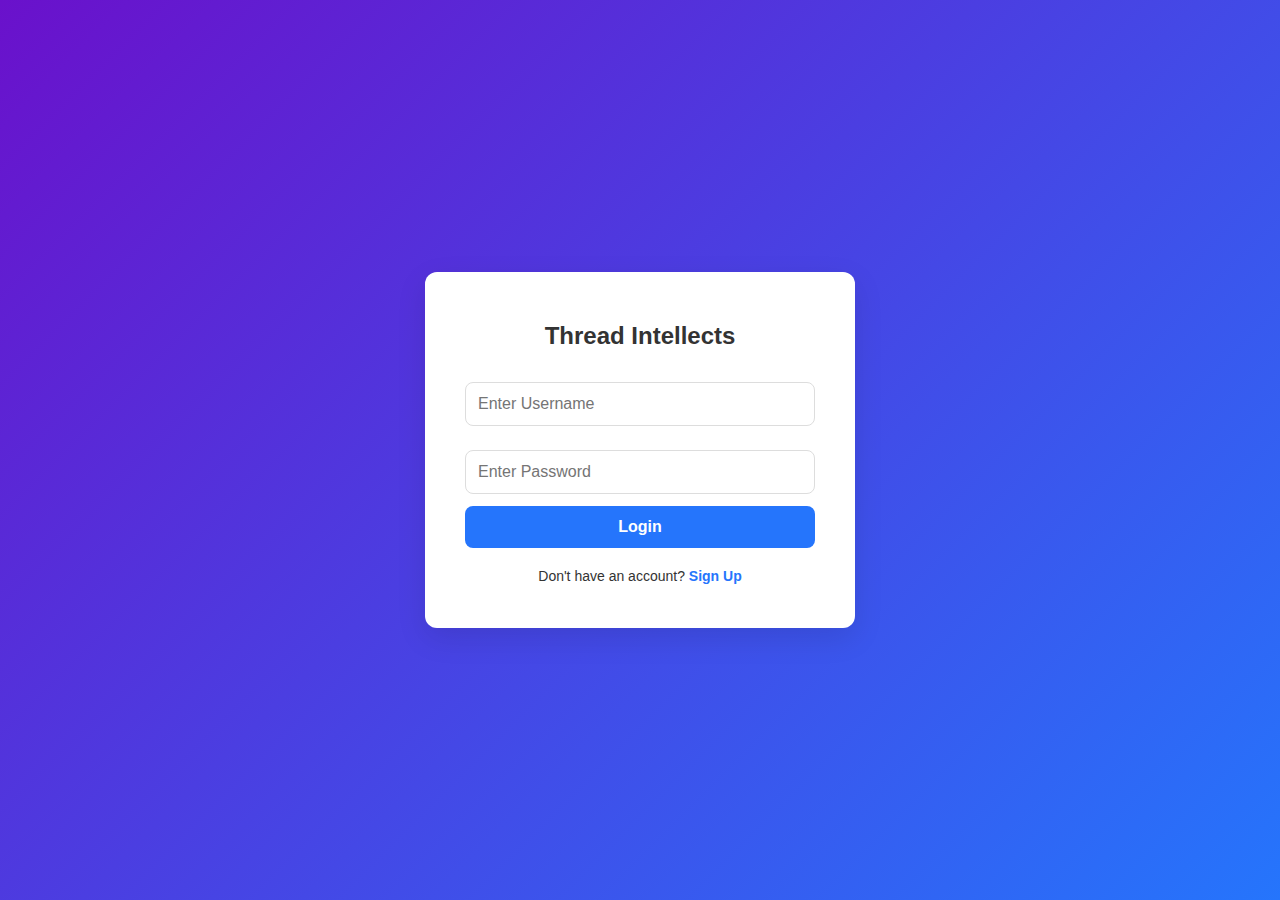
<file: index.html>
<!DOCTYPE html>
<html lang="en">
<head>
    <meta charset="UTF-8">
    <meta name="viewport" content="width=device-width, initial-scale=1.0">
    <title>Login/Sign Up - Threads Ittelcet</title>
    <link rel="stylesheet" href="style.css">
</head>
<body>
    <div class="auth-container">
        <h2 id="auth-title">Thread Intellects</h2>
        <form id="authForm">
            <input type="text" id="username" placeholder="Enter Username" required>
            <input type="password" id="password" placeholder="Enter Password" required>
            <button type="submit">Login</button>
            <p id="message"></p>
        </form>
        <p id="toggleLink">Don't have an account? <a href="#" id="toggleAuth">Sign Up</a></p>
    </div>
    <script src="script.js"></script>
</body>
</html>
</file>
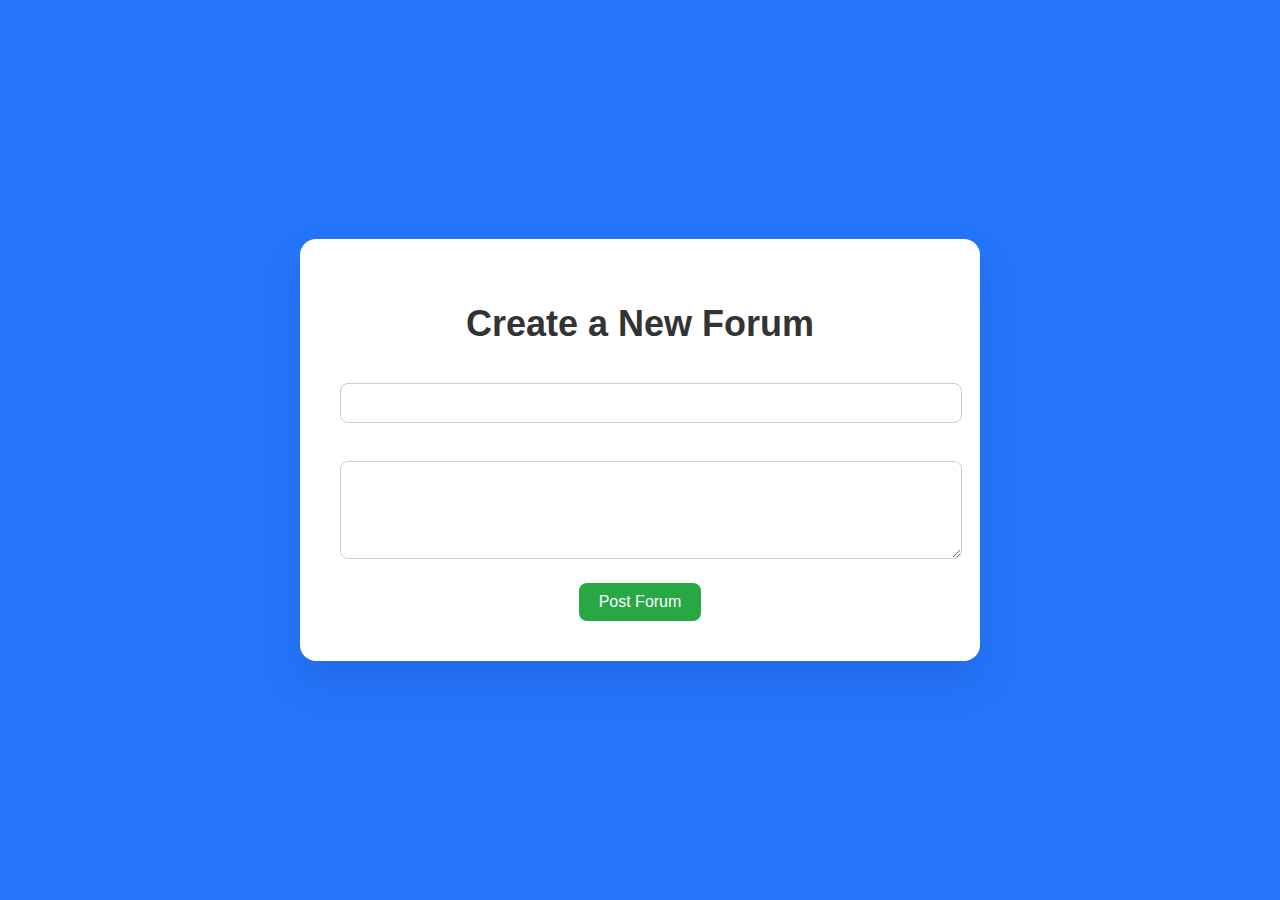
<file: forum_creation.html>
<!DOCTYPE html>
<html lang="en">
<head>
    <meta charset="UTF-8">
    <meta name="viewport" content="width=device-width, initial-scale=1.0">
    <title>Create Forum</title>
    <link rel="stylesheet" href="stylecreation.css">
</head>
<body>
    <div class="container">
        <h1>Create a New Forum</h1>
        <form id="forumForm">
            <div class="input-group">
                <label for="title">Forum Title:</label>
                <input type="text" id="title" name="title" required>
                <span id="titleError" class="error"></span>
            </div>

            <div class="input-group">
                <label for="body">Forum Body:</label>
                <textarea id="body" name="body" rows="4" required></textarea>
                <span id="bodyError" class="error"></span>
            </div>

            <button type="submit" id="postButton">Post Forum</button>
        </form>

        <div id="successMessage" class="success" style="display: none;">Forum successfully created!</div>
    </div>

    <script src="scriptcreation.js"></script>
</body>
</html>
</file>
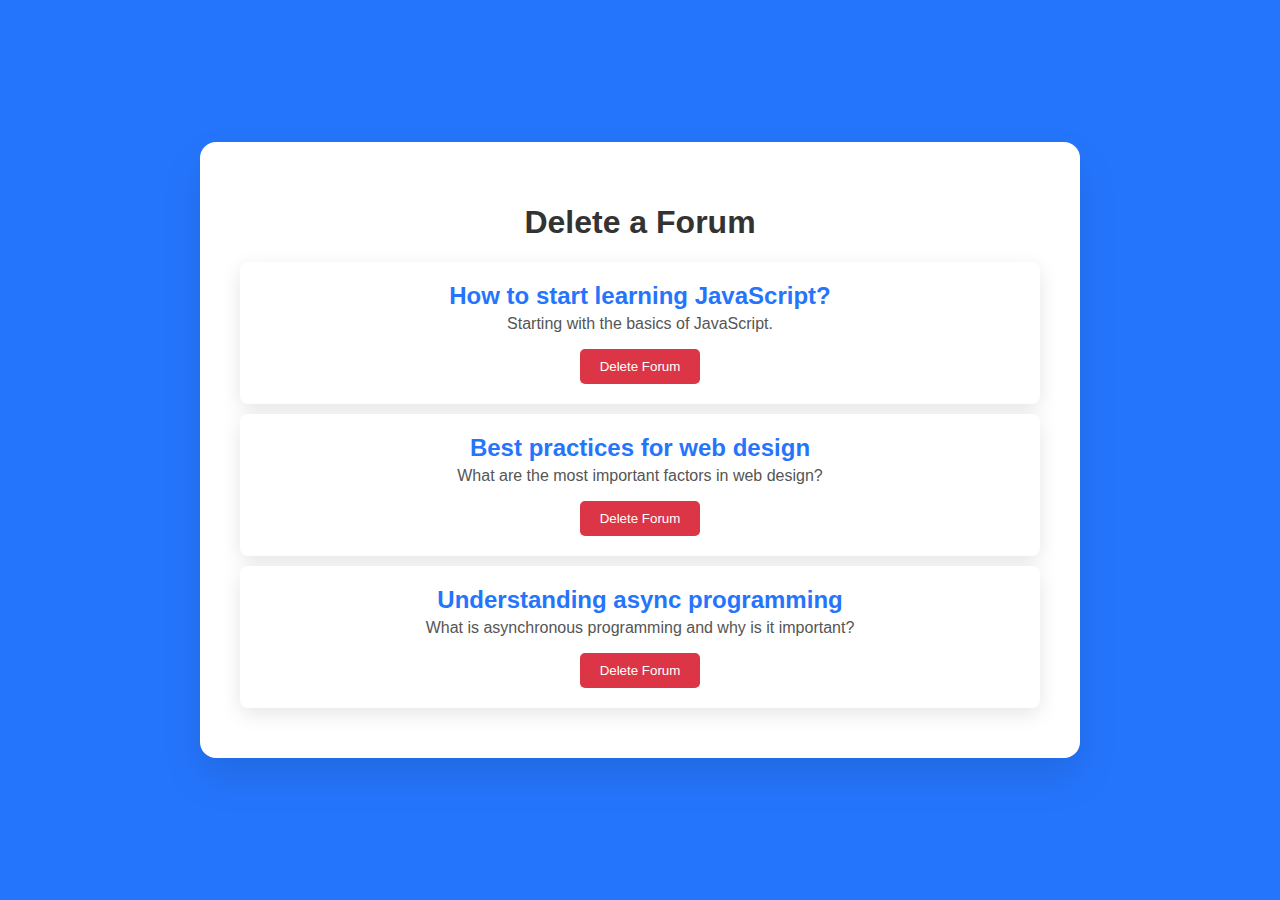
<file: forum_deletion.html>
<!DOCTYPE html>
<html lang="en">
<head>
    <meta charset="UTF-8">
    <meta name="viewport" content="width=device-width, initial-scale=1.0">
    <title>Forum Deletion</title>
    <link rel="stylesheet" href="styledelete.css">
</head>
<body>
    <div class="container">
        <h1>Delete a Forum</h1>
        <div id="forumList" class="forum-list">
            <!-- Forums will be dynamically added here -->
        </div>
    </div>

    <script src="scriptdelete.js"></script>
</body>
</html>
</file>
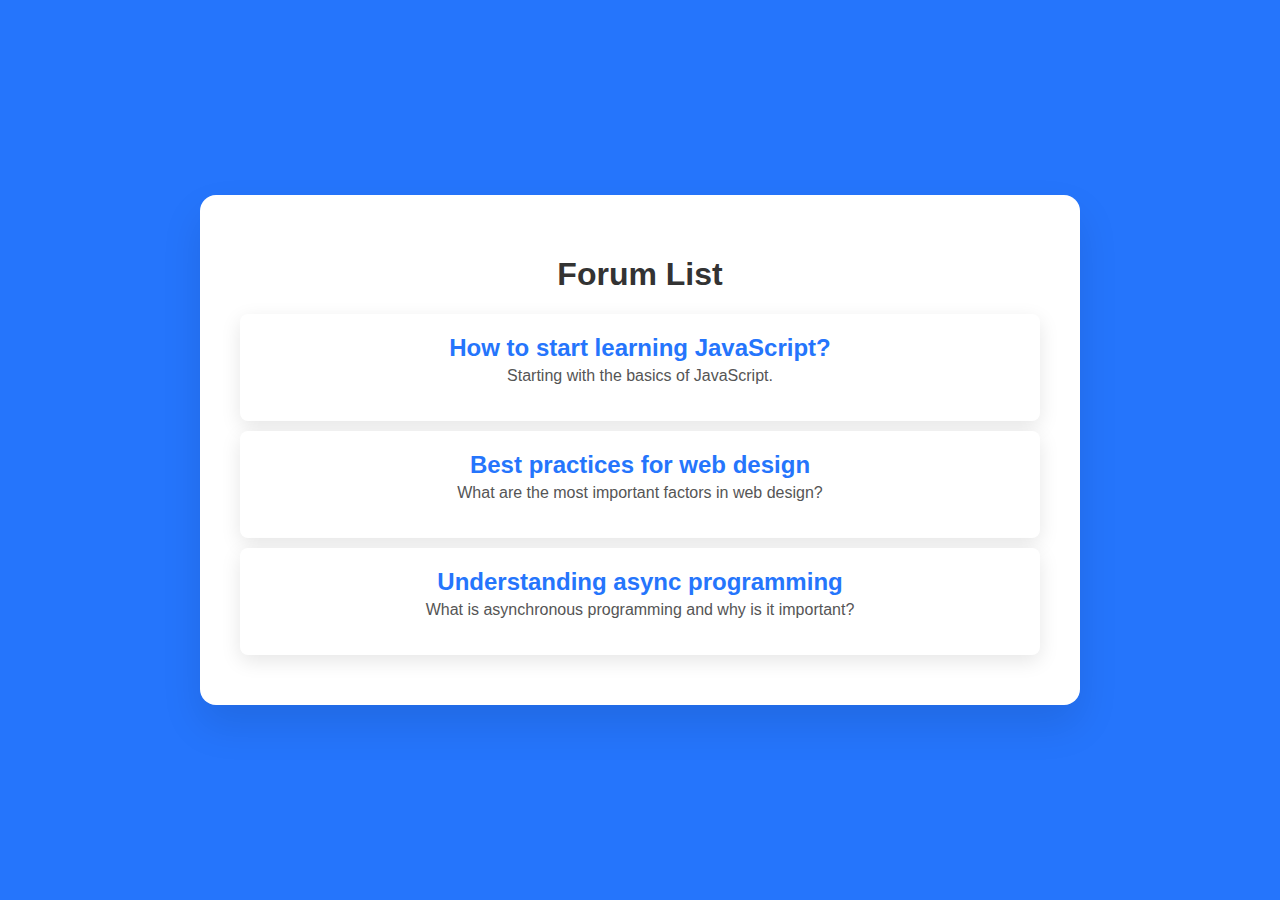
<file: forum_viewing.html>
<!DOCTYPE html>
<html lang="en">
<head>
    <meta charset="UTF-8">
    <meta name="viewport" content="width=device-width, initial-scale=1.0">
    <title>Forum Viewing</title>
    <link rel="stylesheet" href="styleview.css">
</head>
<body>
    <div class="container">
        <h1>Forum List</h1>
        <div id="forumList" class="forum-list">
            <!-- Forums will be dynamically added here -->
        </div>
    </div>

    <script src="scriptview.js"></script>
</body>
</html>
</file>
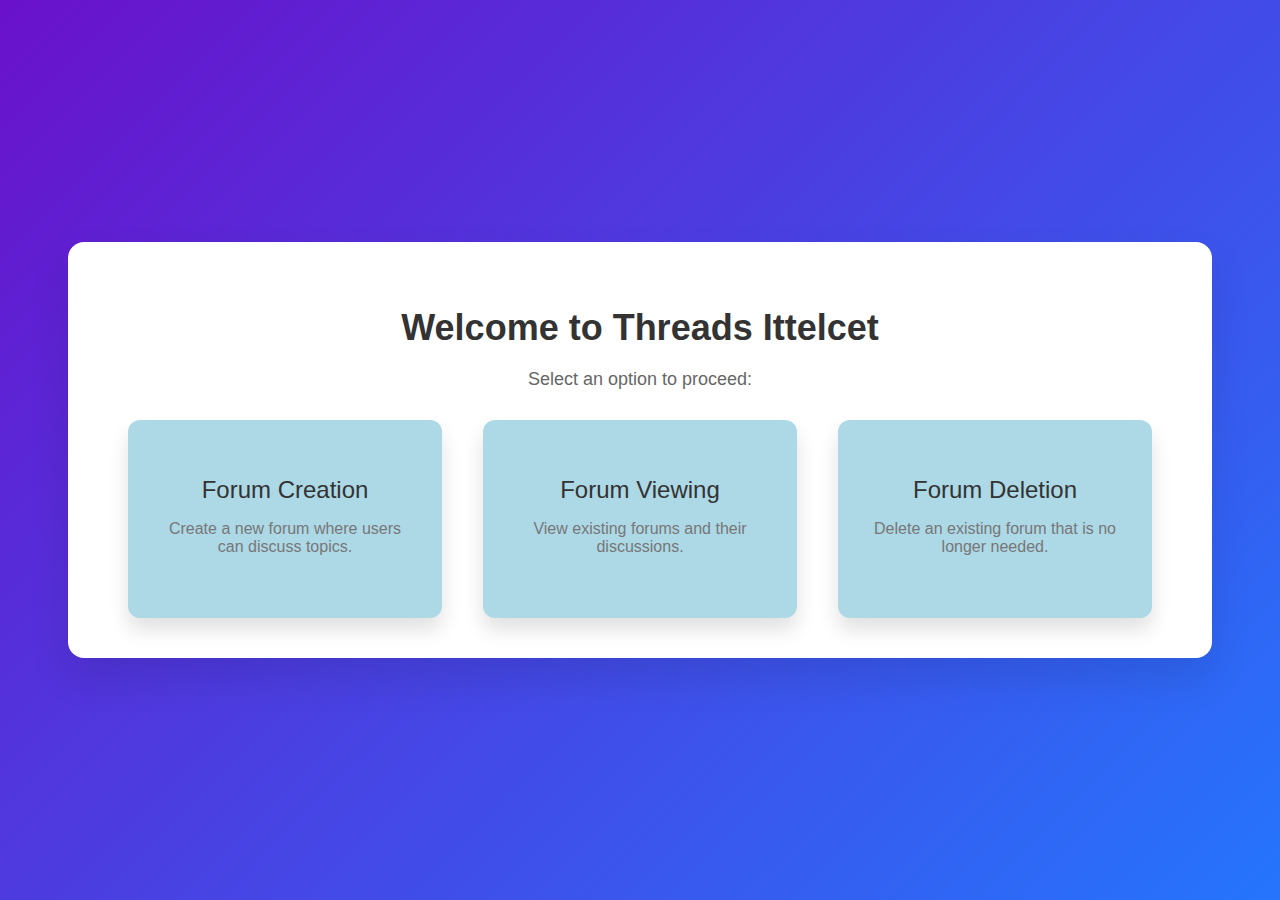
<file: main.html>
<!DOCTYPE html>
<html lang="en">
<head>
    <meta charset="UTF-8">
    <meta name="viewport" content="width=device-width, initial-scale=1.0">
    <title>Welcome to Threads Ittelcet</title>
    <link rel="stylesheet" href="style1.css">
</head>
<body>
    <div class="main-container">
        <h1>Welcome to Threads Ittelcet</h1>
        <p>Select an option to proceed:</p>

        <div class="card-container">
            <div class="card" id="forum-creation">
                <h3>Forum Creation</h3>
                <p>Create a new forum where users can discuss topics.</p>
            </div>

            <div class="card" id="forum-viewing">
                <h3>Forum Viewing</h3>
                <p>View existing forums and their discussions.</p>
            </div>

            <div class="card" id="forum-deletion">
                <h3>Forum Deletion</h3>
                <p>Delete an existing forum that is no longer needed.</p>
            </div>
        </div>
    </div>

    <script src="script1.js"></script>
</body>
</html>
</file>
<file: style.css>
/* style.css */
body {
    font-family: 'Arial', sans-serif;
    background: linear-gradient(135deg, #6a11cb 0%, #2575fc 100%);
    display: flex;
    justify-content: center;
    align-items: center;
    height: 100vh;
    margin: 0;
}

.auth-container {
    background: #fff;
    padding: 30px 40px;
    border-radius: 12px;
    box-shadow: 0 10px 30px rgba(0, 0, 0, 0.1);
    width: 350px;
    text-align: center;
    transition: all 0.3s ease-in-out;
}

.auth-container:hover {
    transform: translateY(-10px);
}

h2 {
    color: #333;
    margin-bottom: 20px;
    font-size: 24px;
    font-weight: bold;
}

input {
    width: 100%;
    padding: 12px;
    margin: 12px 0;
    border: 1px solid #ddd;
    border-radius: 8px;
    box-sizing: border-box;
    font-size: 16px;
    transition: all 0.3s ease-in-out;
}

input:focus {
    border-color: #2575fc;
    outline: none;
}

button {
    width: 100%;
    padding: 12px;
    background-color: #2575fc;
    color: white;
    border: none;
    border-radius: 8px;
    cursor: pointer;
    font-size: 16px;
    font-weight: bold;
    transition: all 0.3s ease-in-out;
}

button:hover {
    background-color: #6a11cb;
}

#message {
    margin-top: 10px;
    font-size: 14px;
    font-weight: bold;
}

a {
    color: #2575fc;
    text-decoration: none;
    font-weight: bold;
}

a:hover {
    text-decoration: underline;
}

#toggleLink {
    margin-top: 20px;
    font-size: 14px;
    color: #333;
}
</file>
<file: stylecreation.css>
/* Styling for the body */
body {
    font-family: 'Arial', sans-serif;
    background-color: #2575fc;
    color: #fff;
    margin: 0;
    padding: 0;
    display: flex;
    justify-content: center;
    align-items: center;
    height: 100vh;
    text-align: center;
}

/* Main Container */
.container {
    background-color: #fff;
    padding: 40px;
    border-radius: 16px;
    box-shadow: 0 20px 40px rgba(0, 0, 0, 0.1);
    width: 100%;
    max-width: 600px;
}

/* Heading */
h1 {
    font-size: 36px;
    color: #333;
    margin-bottom: 20px;
}

/* Input group styling */
.input-group {
    margin-bottom: 20px;
    text-align: left;
}

/* Input field styles */
input[type="text"], textarea {
    width: 100%;
    padding: 10px;
    font-size: 16px;
    border: 1px solid #ccc;
    border-radius: 8px;
}

/* Error message */
.error {
    color: red;
    font-size: 14px;
}

/* Success message */
.success {
    color: green;
    font-size: 16px;
    font-weight: bold;
    margin-top: 20px;
}

/* Post button */
button {
    background-color: #28a745;
    color: white;
    padding: 10px 20px;
    border: none;
    border-radius: 8px;
    cursor: pointer;
    font-size: 16px;
    transition: background-color 0.3s;
}

button:hover {
    background-color: #218838;
}

/* Responsive design */
@media (max-width: 768px) {
    .container {
        width: 90%;
    }
}
</file>
<file: styledelete.css>
/* Basic styling for body */
body {
    font-family: 'Arial', sans-serif;
    background-color: #2575fc;
    color: white;
    margin: 0;
    padding: 0;
    display: flex;
    justify-content: center;
    align-items: center;
    height: 100vh;
    text-align: center;
}

/* Main container */
.container {
    background-color: #fff;
    padding: 40px;
    border-radius: 16px;
    box-shadow: 0 20px 40px rgba(0, 0, 0, 0.1);
    width: 100%;
    max-width: 800px;
    color: #333;
}

/* Forum List */
.forum-list {
    margin-top: 20px;
}

/* Individual Forum Card */
.forum-card {
    background-color: #fff;
    padding: 20px;
    margin: 10px 0;
    border-radius: 8px;
    box-shadow: 0 6px 20px rgba(0, 0, 0, 0.1);
    cursor: pointer;
    transition: transform 0.3s;
}

/* Hover effect */
.forum-card:hover {
    transform: translateY(-5px);
}

/* Title of the forum */
.forum-card h3 {
    margin: 0;
    font-size: 24px;
    color: #2575fc;
}

/* Headline or short description */
.forum-card p {
    font-size: 16px;
    color: #555;
    margin-top: 5px;
}

/* Delete button */
.delete-button {
    background-color: #dc3545;
    color: white;
    padding: 10px 20px;
    border: none;
    border-radius: 5px;
    cursor: pointer;
    transition: background-color 0.3s;
}

/* Hover effect for delete button */
.delete-button:hover {
    background-color: #c82333;
}

/* Responsive Design */
@media (max-width: 768px) {
    .container {
        width: 90%;
    }
}
</file>
<file: styleview.css>
/* Body Styling */
/* 2-inch padding on top */
/* Basic styling for body */
body {
    font-family: 'Arial', sans-serif;
    background-color: #2575fc;
    color: white;
    margin: 0;
    padding: 0;
    display: flex;
    justify-content: center;
    align-items: center;
    height: 100vh;
    text-align: center;
}

/* Main container */
.container {
    background-color: #fff;
    padding: 40px;
    border-radius: 16px;
    box-shadow: 0 20px 40px rgba(0, 0, 0, 0.1);
    width: 100%;
    max-width: 800px;
    color: #333;
}

/* Forum List */
.forum-list {
    margin-top: 20px;
}

/* Individual Forum Card */
.forum-card {
    background-color: #fff;
    padding: 20px;
    margin: 10px 0;
    border-radius: 8px;
    box-shadow: 0 6px 20px rgba(0, 0, 0, 0.1);
    cursor: pointer;
    transition: transform 0.3s;
}

/* Hover effect */
.forum-card:hover {
    transform: translateY(-5px);
}

/* Title of the forum */
.forum-card h3 {
    margin: 0;
    font-size: 24px;
    color: #2575fc;
}

/* Headline or short description */
.forum-card p {
    font-size: 16px;
    color: #555;
    margin-top: 5px;
}

/* Forum body content */
.forum-body {
    display: none;
    margin-top: 10px;
    font-size: 18px;
    color: #333;
}

/* Responsive Design */
@media (max-width: 768px) {
    .container {
        width: 90%;
    }
}
</file>
<file: style1.css>
/* General Body Styling */
body {
    font-family: 'Arial', sans-serif;
    background: linear-gradient(135deg, #6a11cb 0%, #2575fc 100%);
    color: white;
    margin: 0;
    display: flex;
    justify-content: center;
    align-items: center;
    height: 100vh;
    text-align: center;
    overflow: hidden; /* Prevents scrollbars */
}

/* Main Container */
.main-container {
    background: #fff;
    padding: 40px 60px;
    border-radius: 16px;
    box-shadow: 0 20px 40px rgba(0, 0, 0, 0.1);
    width: 80%;
    max-width: 1100px;
    text-align: center;
    position: relative;
    z-index: 1;
    transition: all 0.3s ease-in-out;
}

/* Main Heading */
h1 {
    font-size: 36px;
    color: #333;
    margin-bottom: 20px;
    font-weight: 600;
}

/* Subheading */
p {
    font-size: 18px;
    color: #666;
    margin-bottom: 30px;
}

/* Card Container */
.card-container {
    display: flex;
    justify-content: space-between;
    gap: 20px;
    flex-wrap: wrap;
    margin-top: 30px;
    transition: all 0.3s ease-in-out;
}

/* Card Styling */
.card {
    background-color: #ADD8E6; /* Light Blue */
    color: #333;
    padding: 30px;
    width: 250px;
    border-radius: 12px;
    box-shadow: 0 12px 20px rgba(0, 0, 0, 0.12);
    cursor: pointer;
    transition: transform 0.3s ease, box-shadow 0.3s ease;
    border: 2px solid transparent;
    position: relative;
}

.card:hover {
    transform: translateY(-8px);
    box-shadow: 0 18px 35px rgba(0, 0, 0, 0.1);
}

/* Card Titles */
.card h3 {
    font-size: 24px;
    margin-bottom: 15px;
    color: #333;
    font-weight: 500;
}

/* Card Descriptions */
.card p {
    font-size: 16px;
    color: #777;
}

/* Hover Effect */
.card-container .card:hover {
    transform: scale(1.05);
}

/* Responsive Design for Mobile */
@media (max-width: 768px) {
    .card-container {
        flex-direction: column;
        align-items: center;
    }

    .card-container .card {
        width: 80%; /* Make cards more flexible on smaller screens */
        margin-bottom: 20px;
    }

    .main-container {
        width: 90%; /* Make container a bit smaller on mobile */
    }
}
</file>
